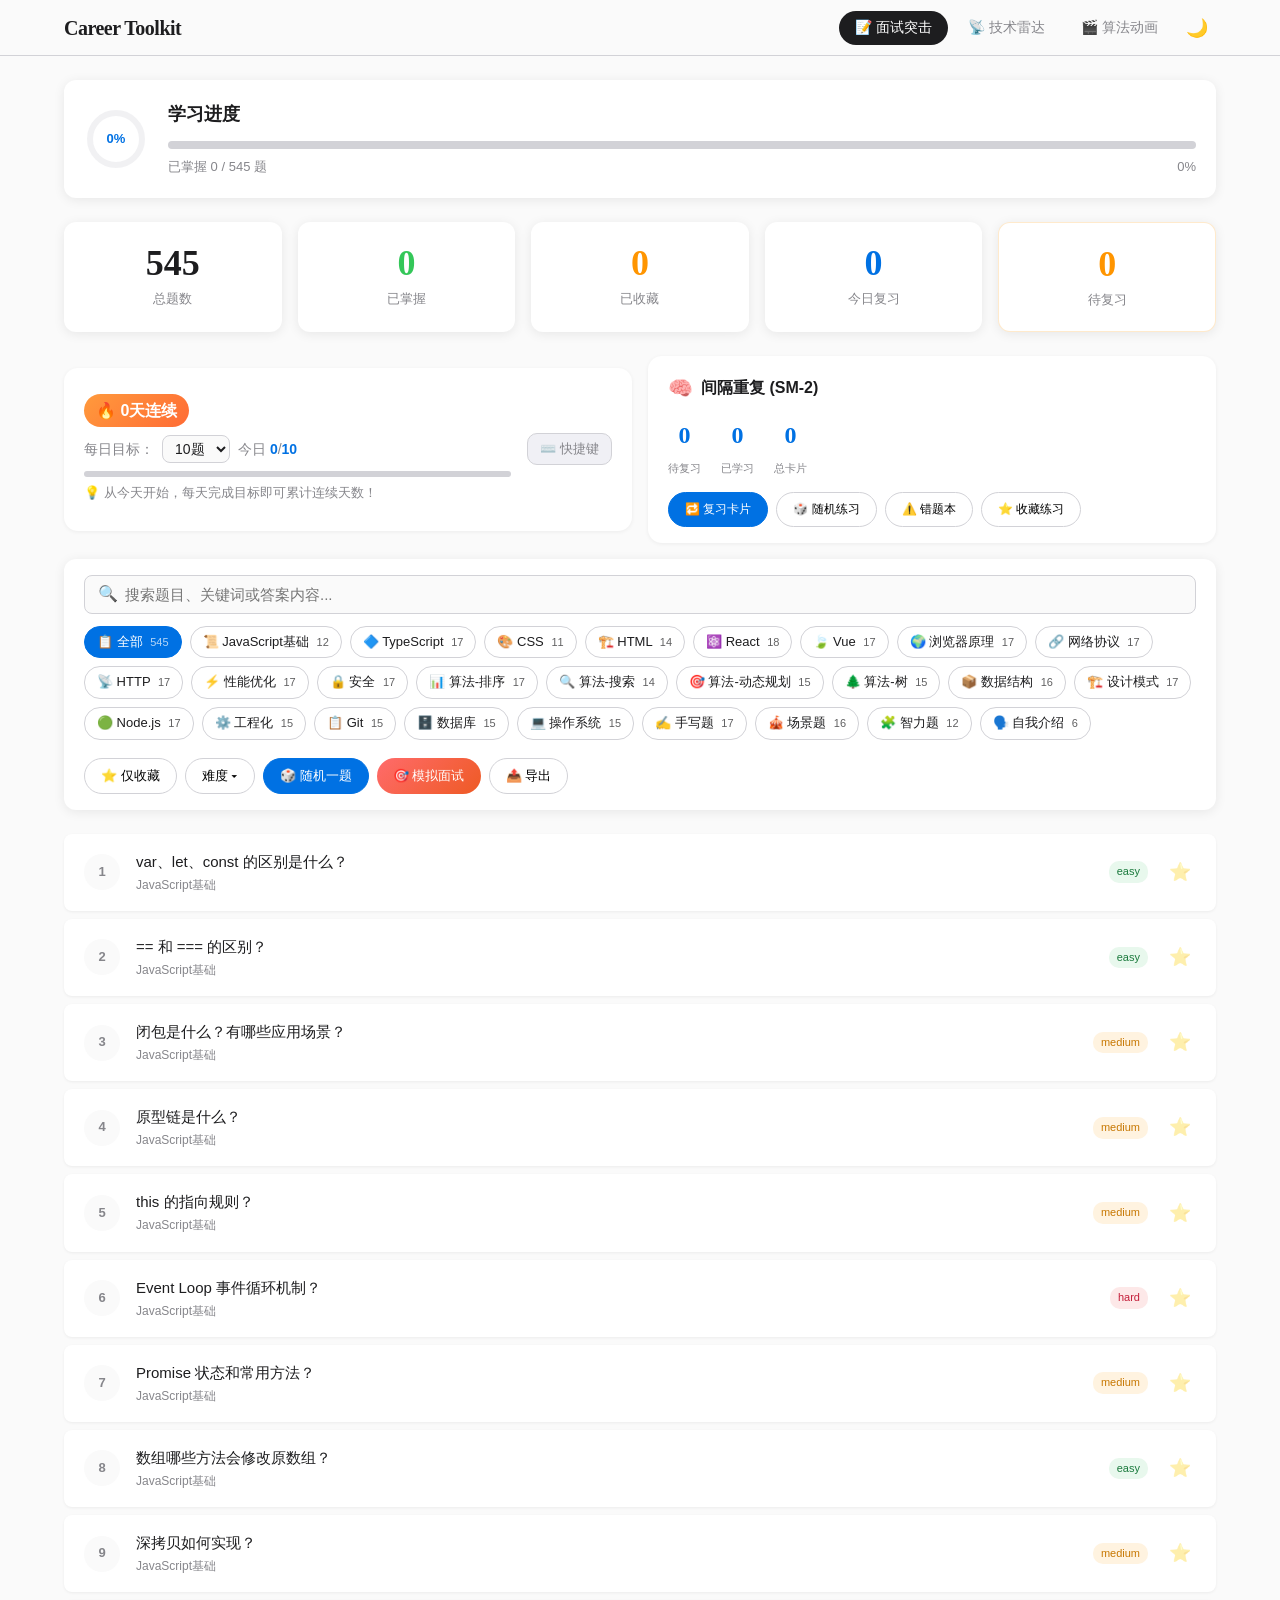
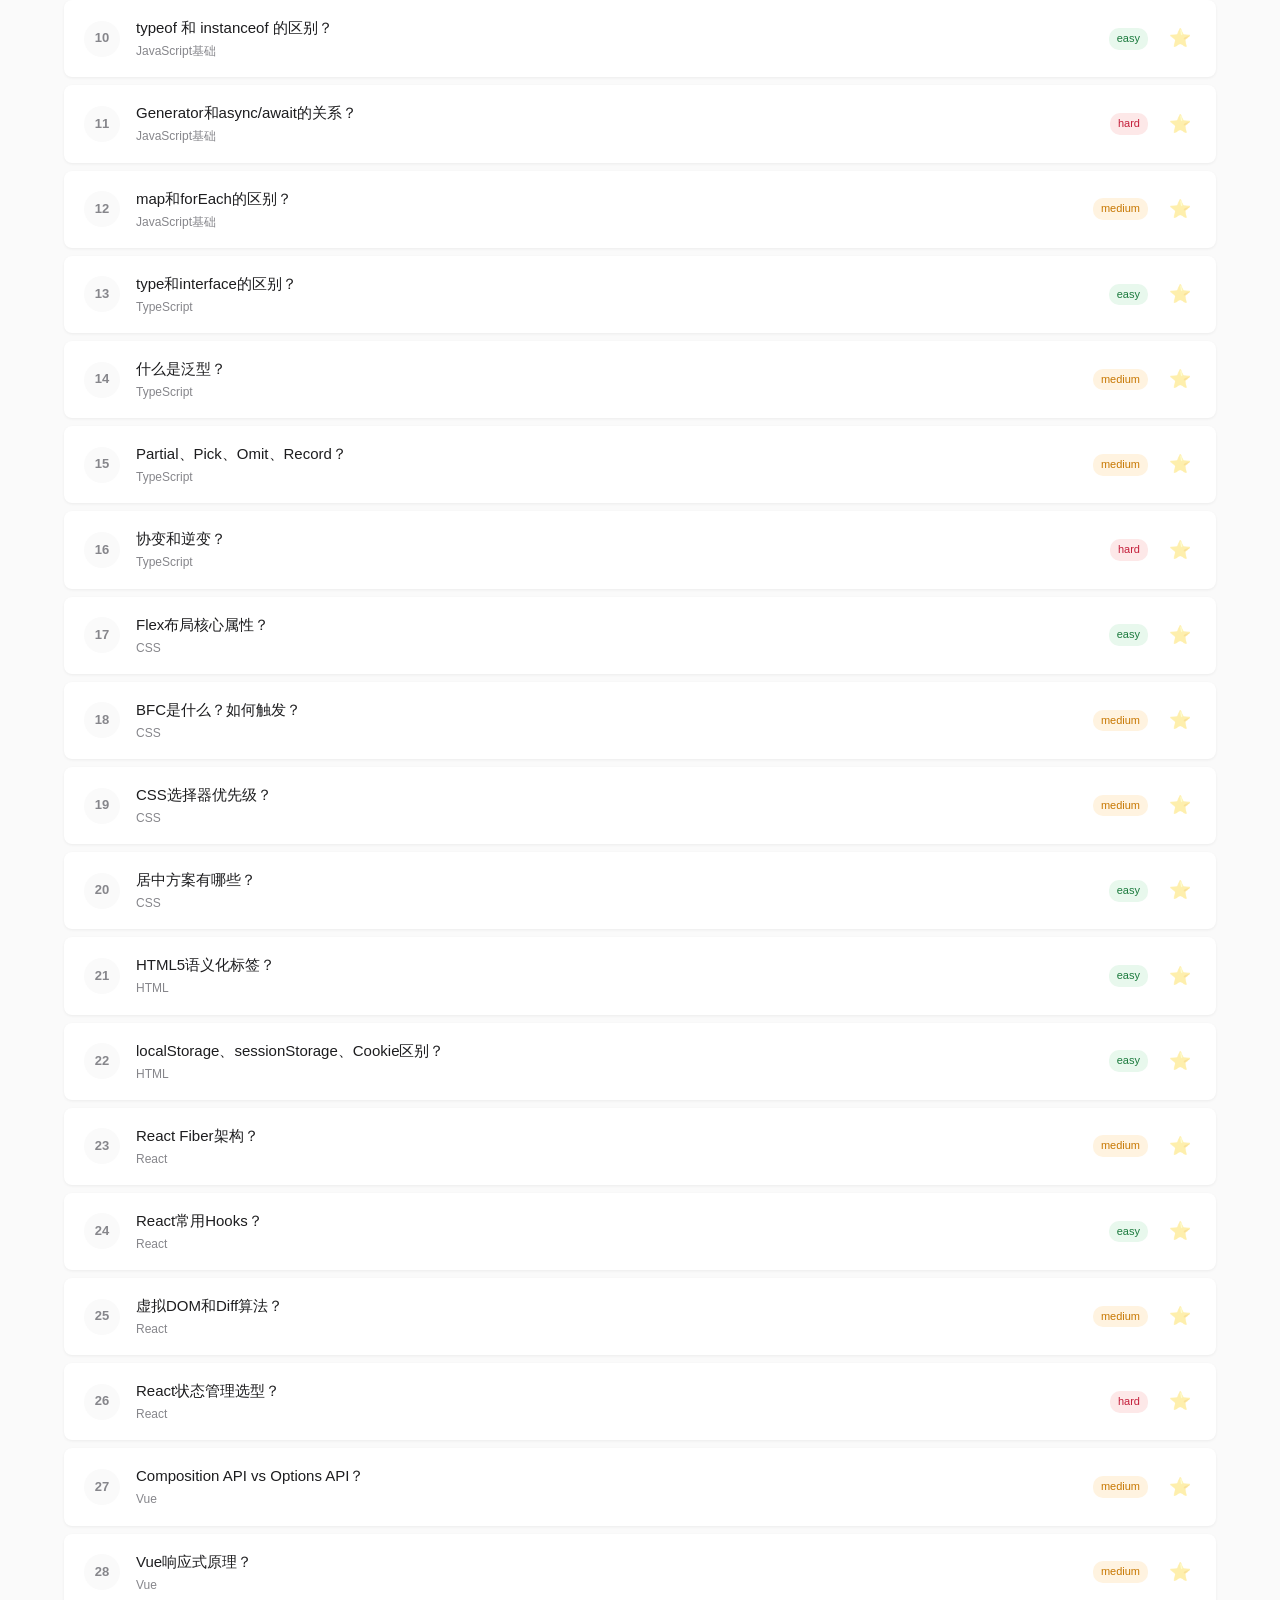
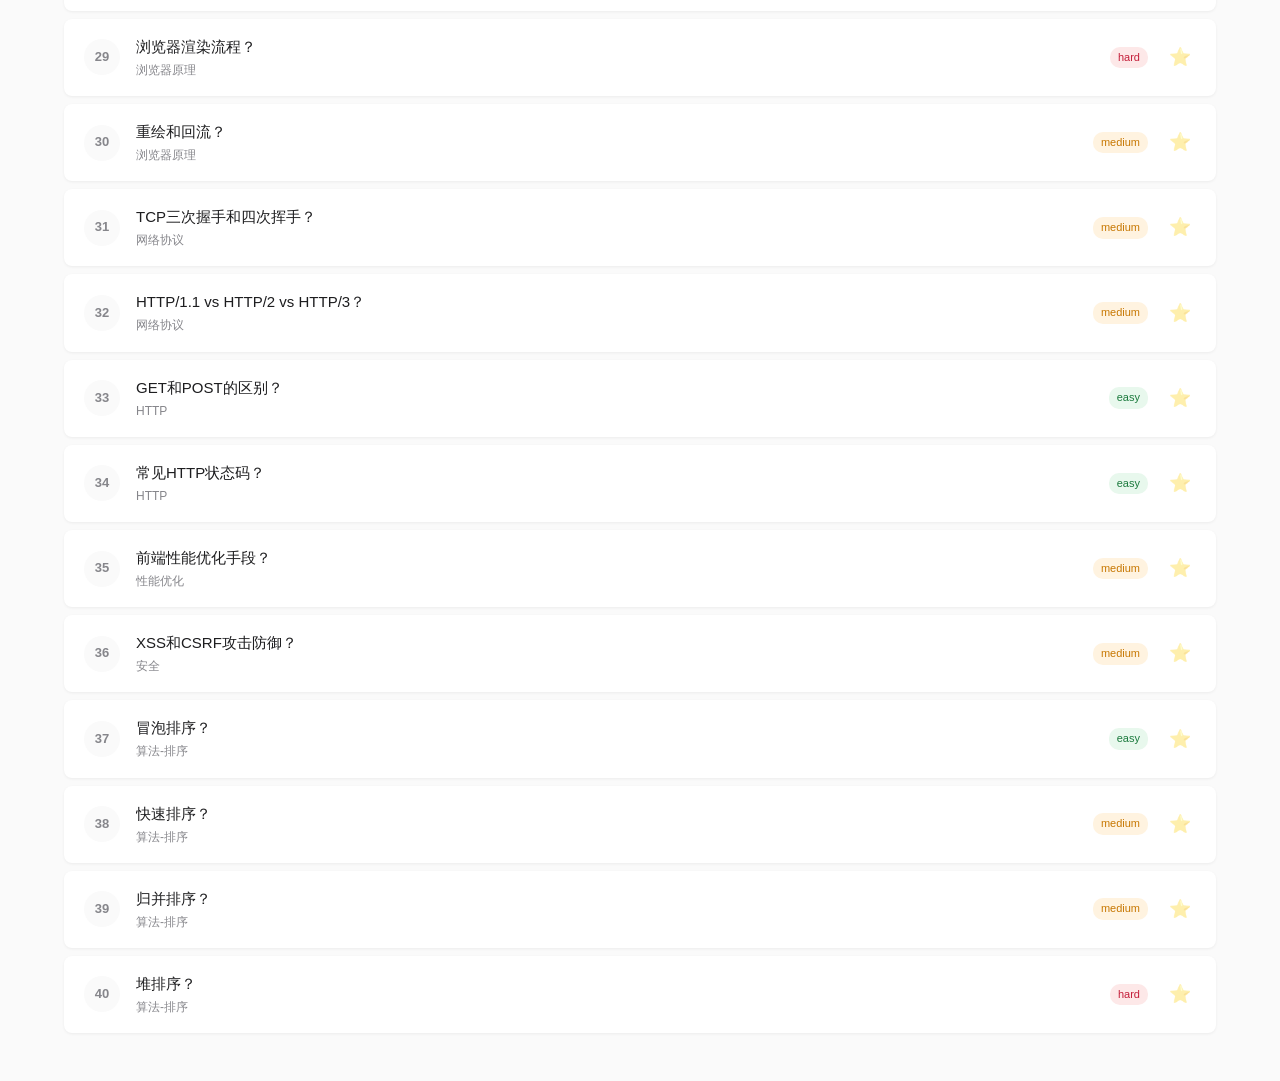
<file: index.html>
<!DOCTYPE html>
<html lang="zh-CN">
<head>
<meta charset="UTF-8">
<meta name="viewport" content="width=device-width, initial-scale=1.0">
<title>Career Toolkit — 面试突击 · 技术雷达 · 算法动画</title>
<link rel="icon" type="image/svg+xml" href="data:image/svg+xml,%3Csvg xmlns='http://www.w3.org/2000/svg' viewBox='0 0 100 100'%3E%3Ctext y='.9em' font-size='90'%3E🎯%3C/text%3E%3C/svg%3E">
<link rel="manifest" href="manifest.json">
<meta name="theme-color" content="#0071e3">
<meta name="description" content="面试突击 · 技术雷达 · 算法动画 — 离线可用的前端面试备考工具">
<meta name="keywords" content="面试,前端,算法,技术雷达,模拟面试,面试题,闪卡,间隔重复,SM-2,Career Toolkit">
<meta name="author" content="SunArthur86">
<meta property="og:type" content="website">
<meta property="og:title" content="Career Toolkit — 面试突击 · 技术雷达 · 算法动画">
<meta property="og:description" content="545题面试备考 · 技术雷达 · 算法动画 · 模拟面试 · 闪卡间隔重复 · 离线可用">
<meta property="og:locale" content="zh_CN">
<meta property="og:url" content="https://sunarthur86.github.io/career-toolkit/">
<meta name="twitter:card" content="summary_large_image">
<meta name="twitter:title" content="Career Toolkit — 面试突击 · 技术雷达 · 算法动画">
<meta name="twitter:description" content="545题面试备考 · 技术雷达 · 算法动画 · 模拟面试 · 闪卡间隔重复">
<link rel="canonical" href="https://sunarthur86.github.io/career-toolkit/">
<script type="application/ld+json">
{"@context":"https://schema.org","@type":"WebApplication","name":"Career Toolkit","description":"面试突击 · 技术雷达 · 算法动画 — 离线可用的前端面试备考工具","url":"https://sunarthur86.github.io/career-toolkit/","author":{"@type":"Person","name":"SunArthur86"},"applicationCategory":"EducationApplication"}
</script>
<link rel="stylesheet" href="css/style.css">
<link rel="stylesheet" href="css/mock-interview.css">
</head>
<body>
<a href="#main-content" class="skip-nav">跳到主要内容</a>
<div id="toast-container"></div>

<!-- 加载动画 -->
<div class="loader-overlay" id="loader-overlay">
  <div class="loader-content">
    <div class="loader-ring"></div>
    <p class="loader-text">加载题库中...</p>
  </div>
</div>

<!-- 磨砂导航栏 -->
<nav class="nav-bar" role="navigation" aria-label="主导航">
  <div class="nav-inner">
    <h1 class="nav-logo">Career Toolkit</h1>
    <div class="nav-tabs" role="tablist">
      <button class="nav-tab active" data-tab="interview" role="tab" aria-selected="true">📝 面试突击</button>
      <button class="nav-tab" data-tab="radar" role="tab" aria-selected="false">📡 技术雷达</button>
      <button class="nav-tab" data-tab="algorithm" role="tab" aria-selected="false">🎬 算法动画</button>
      <button class="theme-toggle" id="theme-toggle" title="切换深色模式">🌙</button>
    </div>
  </div>
</nav>

<main class="main-content" id="main-content">

  <!-- ==================== 面试突击 ==================== -->
  <section id="tab-interview" class="tab-panel active" role="tabpanel" aria-label="面试突击">
    <!-- 进度环 + 学习进度 -->
    <div class="progress-bar-wrap">
      <div class="progress-ring-container">
        <svg class="progress-ring" width="64" height="64">
          <circle class="progress-ring-bg" cx="32" cy="32" r="26" fill="none" stroke-width="6"/>
          <circle class="progress-ring-fill" id="progress-ring" cx="32" cy="32" r="26" fill="none" stroke-width="6" stroke-linecap="round" transform="rotate(-90 32 32)"/>
        </svg>
        <span class="progress-ring-text" id="progress-ring-text">0%</span>
      </div>
      <div class="progress-info">
        <h2 class="section-title" style="font-size:18px;margin:0;">学习进度</h2>
        <div class="progress-bar"><div class="progress-bar-fill" id="progress-fill" style="width:0%"></div></div>
        <div class="progress-text">
          <span id="progress-detail">已掌握 0 / 0 题</span>
          <span id="progress-pct">0%</span>
        </div>
      </div>
    </div>

    <!-- 顶部统计 -->
    <div class="stats-bar">
      <div class="stat-card">
        <span class="stat-num" id="stat-total">0</span>
        <span class="stat-label">总题数</span>
      </div>
      <div class="stat-card">
        <span class="stat-num" id="stat-done">0</span>
        <span class="stat-label">已掌握</span>
      </div>
      <div class="stat-card">
        <span class="stat-num" id="stat-bookmark">0</span>
        <span class="stat-label">已收藏</span>
      </div>
      <div class="stat-card">
        <span class="stat-num" id="stat-today">0</span>
        <span class="stat-label">今日复习</span>
      </div>
      <div class="stat-card stat-card-accent">
        <span class="stat-num" id="stat-due">0</span>
        <span class="stat-label">待复习</span>
      </div>
    </div>

    <!-- 学习计划 + 间隔重复面板 -->
    <div class="plan-sr-row">
      <div class="study-plan-card">
        <div class="study-plan-left">
          <div class="streak-badge" id="streak-badge">🔥 <span id="streak-count">0</span>天连续</div>
          <div class="daily-goal">
            <span>每日目标：</span>
            <select id="daily-goal-select">
              <option value="5">5题</option>
              <option value="10" selected>10题</option>
              <option value="15">15题</option>
              <option value="20">20题</option>
              <option value="30">30题</option>
            </select>
            <span class="daily-progress">今日 <strong id="daily-done">0</strong>/<strong id="daily-target">10</strong></span>
          </div>
          <div class="daily-bar"><div class="daily-bar-fill" id="daily-bar-fill"></div></div>
          <div class="streak-hint" id="streak-hint" style="display:none;font-size:13px;color:var(--text2);margin-top:6px;"></div>
        </div>
        <button class="btn-sm" id="btn-shortcuts" title="快捷键帮助">⌨️ 快捷键</button>
      </div>
      <!-- 间隔重复面板 -->
      <div class="sr-panel-card">
        <div class="sr-panel-header">
          <span class="sr-icon">🧠</span>
          <span class="sr-title">间隔重复 (SM-2)</span>
        </div>
        <div class="sr-stats-row">
          <div class="sr-stat-item"><span class="sr-stat-num" id="sr-due-count">0</span><span class="sr-stat-label">待复习</span></div>
          <div class="sr-stat-item"><span class="sr-stat-num" id="sr-learned-count">0</span><span class="sr-stat-label">已学习</span></div>
          <div class="sr-stat-item"><span class="sr-stat-num" id="sr-total-count">0</span><span class="sr-stat-label">总卡片</span></div>
        </div>
        <div class="sr-actions">
          <button class="btn-sm btn-accent" id="btn-flash-review">🔁 复习卡片</button>
          <button class="btn-sm" id="btn-flash-random">🎲 随机练习</button>
          <button class="btn-sm" id="btn-flash-weak">⚠️ 错题本</button>
          <button class="btn-sm" id="btn-flash-bookmark">⭐ 收藏练习</button>
        </div>
      </div>
    </div>

    <!-- 搜索 + 筛选 -->
    <div class="filter-bar">
      <div class="search-box">
        <span class="search-icon">🔍</span>
        <input type="text" id="search-input" placeholder="搜索题目、关键词或答案内容...">
      </div>
      <div class="filter-chips" id="category-filters"></div>
      <div class="filter-actions">
        <button class="btn-sm" id="btn-bookmark-filter">⭐ 仅收藏</button>
        <button class="btn-sm" id="btn-difficulty">难度 ▾</button>
        <button class="btn-sm btn-accent" id="btn-random">🎲 随机一题</button>
        <button class="btn-sm" id="btn-mock-interview" style="background:linear-gradient(135deg,#ff6b6b,#ee5a24);color:#fff;border:none;">🎯 模拟面试</button>
        <button class="btn-sm" id="btn-export">📤 导出</button>
      </div>
    </div>

    <!-- 题目列表 -->
    <div class="question-list" id="question-list"></div>

    <!-- 题目详情弹窗 -->
    <div class="modal-overlay" id="question-modal">
      <div class="modal-card">
        <button class="modal-close" id="modal-close">✕</button>
        <div class="modal-header">
          <span class="modal-category" id="modal-category"></span>
          <span class="modal-difficulty" id="modal-difficulty"></span>
        </div>
        <h2 class="modal-title" id="modal-title"></h2>
        <div class="modal-body" id="modal-body"></div>
        <!-- SR 信息条 -->
        <div class="modal-sr-info" id="modal-sr-info" style="display:none;"></div>
        <!-- 评分按钮 -->
        <div class="modal-rate-actions">
          <button class="modal-rate-btn" data-quality="0">😵</button>
          <button class="modal-rate-btn" data-quality="1">😕</button>
          <button class="modal-rate-btn" data-quality="2">😅</button>
          <button class="modal-rate-btn" data-quality="3">🤔</button>
          <button class="modal-rate-btn" data-quality="4">✅</button>
          <button class="modal-rate-btn" data-quality="5">🎯</button>
        </div>
        <!-- 个人笔记 -->
        <div class="modal-note-section">
          <label class="modal-note-label" for="modal-note-area">📝 个人笔记 <span class="modal-note-hint">(自动保存，快捷键 N)</span></label>
          <textarea class="modal-note-area" id="modal-note-area" placeholder="写下你的理解、易错点、记忆口诀..." rows="3"></textarea>
        </div>
        <div class="modal-footer">
          <button class="btn-sm" id="btn-master">✅ 已掌握</button>
          <button class="btn-sm" id="btn-fav">⭐ 收藏</button>
          <button class="btn-sm" id="btn-prev">← 上一题</button>
          <button class="btn-sm" id="btn-next">下一题 →</button>
        </div>
      </div>
    </div>
  </section>

  <!-- ==================== 技术雷达 ==================== -->
  <section id="tab-radar" class="tab-panel" role="tabpanel" aria-label="技术雷达">
    <div class="radar-layout">
      <div class="radar-chart-wrap">
        <canvas id="radar-canvas" width="600" height="600"></canvas>
      </div>
      <div class="radar-panel">
        <h2 class="section-title">技术能力评估</h2>
        <p class="section-desc">拖动滑块评估你的掌握程度 (0-100)</p>
        <div class="skill-sliders" id="skill-sliders"></div>
        <div class="radar-actions">
          <button class="btn-sm btn-accent" id="btn-radar-save">💾 保存评估</button>
          <button class="btn-sm" id="btn-radar-reset">🔄 重置</button>
          <button class="btn-sm" id="btn-radar-export">📊 导出报告</button>
        </div>
        <div class="radar-report" id="radar-report" style="display:none">
          <h3>📊 能力分析</h3>
          <div id="radar-report-content"></div>
        </div>
      </div>
    </div>
  </section>

  <!-- ==================== 算法动画 ==================== -->
  <section id="tab-algorithm" class="tab-panel" role="tabpanel" aria-label="算法动画">
    <div class="algo-layout">
      <div class="algo-sidebar">
        <h2 class="section-title">算法选择</h2>
        <div class="algo-list" id="algo-list">
          <div class="algo-group-label">排序算法</div>
          <button class="algo-btn active" data-algo="bubble">🫧 冒泡排序</button>
          <button class="algo-btn" data-algo="selection">👆 选择排序</button>
          <button class="algo-btn" data-algo="insert">📥 插入排序</button>
          <button class="algo-btn" data-algo="shell">🔩 希尔排序</button>
          <button class="algo-btn" data-algo="quick">⚡ 快速排序</button>
          <button class="algo-btn" data-algo="merge">🔗 归并排序</button>
          <button class="algo-btn" data-algo="heap">🏔️ 堆排序</button>
          <button class="algo-btn" data-algo="counting">🔢 计数排序</button>
          <div class="algo-group-label">查找算法</div>
          <button class="algo-btn" data-algo="binarysearch">🔍 二分查找</button>
          <div class="algo-group-label">图算法</div>
          <button class="algo-btn" data-algo="bfs">🌊 BFS 广搜</button>
          <button class="algo-btn" data-algo="dfs">🏔️ DFS 深搜</button>
        </div>
      </div>
      <div class="algo-main">
        <div class="algo-controls">
          <button class="btn-sm btn-accent" id="btn-algo-play">▶ 开始</button>
          <button class="btn-sm" id="btn-algo-pause">⏸ 暂停</button>
          <button class="btn-sm" id="btn-algo-reset">🔄 重置</button>
          <label class="speed-label">速度 <input type="range" id="algo-speed" min="1" max="10" value="5"><span id="algo-speed-val">5</span></label>
          <label class="size-label">数量 <input type="range" id="algo-size" min="10" max="60" value="30"></label>
        </div>
        <div class="algo-canvas-wrap">
          <canvas id="algo-canvas" width="900" height="500"></canvas>
        </div>
        <div class="algo-info">
          <div class="algo-complexity" id="algo-complexity">
            <span>时间复杂度: <strong id="algo-time">—</strong></span>
            <span>空间复杂度: <strong id="algo-space">—</strong></span>
            <span>比较次数: <strong id="algo-compares">0</strong></span>
            <span>交换次数: <strong id="algo-swaps">0</strong></span>
            <span id="algo-status" class="algo-status"></span>
          </div>
          <div class="algo-description" id="algo-description">
            选择左侧算法，点击"开始"观看动画演示
          </div>
        </div>
      </div>
    </div>
  </section>

</main>

<!-- 闪卡全屏遮罩 -->
<div class="flashcard-overlay" id="flashcard-overlay">
  <div class="flashcard-header">
    <div class="flash-progress-bar"><div class="flash-progress-fill" id="flash-progress"></div></div>
    <div class="flash-header-info">
      <span id="flash-counter">1 / 10</span>
      <button class="btn-sm" id="flash-exit">✕ 退出</button>
    </div>
  </div>
  <div class="flashcard-scene">
    <div class="flashcard" id="flash-card">
      <div class="flashcard-front">
        <span class="flash-cat">分类</span>
        <span class="flash-diff medium">medium</span>
        <p class="flash-question">问题内容</p>
        <p class="flash-hint">按空格键或点击翻转查看答案</p>
      </div>
      <div class="flashcard-back">
        <!-- 答案内容 -->
      </div>
    </div>
  </div>
  <div class="flashcard-actions">
    <button class="btn-sm" id="flash-prev">← 上一题</button>
    <button class="btn-sm btn-accent flash-btn-flip" id="flash-flip">🃏 翻转卡片</button>
    <button class="btn-sm" id="flash-next-skip">跳过 →</button>
  </div>
  <div class="flash-actions-rate">
    <button class="flash-rate-btn" data-quality="0"><span class="rate-emoji">😵</span><span class="rate-label">完全不会</span></button>
    <button class="flash-rate-btn" data-quality="1"><span class="rate-emoji">😕</span><span class="rate-label">看到才想起</span></button>
    <button class="flash-rate-btn" data-quality="2"><span class="rate-emoji">😅</span><span class="rate-label">困难</span></button>
    <button class="flash-rate-btn" data-quality="3"><span class="rate-emoji">🤔</span><span class="rate-label">正确但慢</span></button>
    <button class="flash-rate-btn" data-quality="4"><span class="rate-emoji">✅</span><span class="rate-label">正确</span></button>
    <button class="flash-rate-btn" data-quality="5"><span class="rate-emoji">🎯</span><span class="rate-label">完美</span></button>
  </div>
</div>

<!-- 模拟面试全屏遮罩 -->
<div class="mock-overlay" id="mock-overlay"></div>

<button class="back-to-top" id="back-to-top">↑</button>

<nav class="mobile-tab-bar" id="mobile-tab-bar">
  <button class="mobile-tab active" data-tab="interview">📝<span>面试</span></button>
  <button class="mobile-tab" data-tab="radar">📡<span>雷达</span></button>
  <button class="mobile-tab" data-tab="algorithm">🎬<span>算法</span></button>
</nav>

<!-- 导出弹窗 -->
<div class="export-overlay" id="export-overlay">
  <div class="export-card">
    <button class="modal-close" id="export-close">✕</button>
    <h2>📤 导出学习数据</h2>
    <pre id="export-content"></pre>
    <div style="margin-top:16px;display:flex;gap:8px;">
        <button class="btn-sm btn-accent" id="btn-export-copy">📋 复制到剪贴板</button>
        <button class="btn-sm" id="btn-export-download">💾 下载JSON</button>
        <button class="btn-sm" id="btn-import-data">📥 导入数据</button>
        <input type="file" id="import-file-input" accept=".json" style="display:none">
    </div>
  </div>
</div>

<!-- 快捷键帮助弹窗 -->
<div class="export-overlay" id="shortcuts-overlay">
  <div class="export-card" style="max-width:480px;">
    <button class="modal-close" id="shortcuts-close">✕</button>
    <h2>⌨️ 快捷键</h2>
    <div class="shortcut-list">
      <div class="shortcut-row"><kbd>←</kbd><kbd>→</kbd><span>上/下一题（弹窗内）</span></div>
      <div class="shortcut-row"><kbd>J</kbd><kbd>K</kbd><span>列表中向下/向上导航</span></div>
      <div class="shortcut-row"><kbd>Enter</kbd><span>打开选中题目</span></div>
      <div class="shortcut-row"><kbd>Esc</kbd><span>关闭弹窗</span></div>
      <div class="shortcut-row"><kbd>R</kbd><span>随机一题</span></div>
      <div class="shortcut-row"><kbd>F</kbd><span>收藏/取消</span></div>
      <div class="shortcut-row"><kbd>M</kbd><span>标记掌握/取消</span></div>
      <div class="shortcut-row"><kbd>N</kbd><span>聚焦笔记编辑器</span></div>
      <div class="shortcut-row"><kbd>/</kbd><span>聚焦搜索</span></div>
      <div class="shortcut-row"><kbd>1</kbd><kbd>2</kbd><kbd>3</kbd><span>切换Tab</span></div>
      <div class="shortcut-row"><kbd>D</kbd><span>深色模式</span></div>
      <div class="shortcut-row"><kbd>空格</kbd><span>闪卡翻转</span></div>
      <div class="shortcut-row"><kbd>0</kbd>-<kbd>5</kbd><span>闪卡评分</span></div>
      <div class="shortcut-row"><kbd>?</kbd><span>快捷键帮助</span></div>
    </div>
  </div>
</div>

<script src="js/safe-ls.js"></script>
<script src="js/config.js"></script>
<script src="js/data.js"></script>
<script src="js/spaced-repetition.js"></script>
<script src="js/mock-interview.js"></script>
<script src="js/interview.js"></script>
<script src="js/radar.js"></script>
<script src="js/algorithm.js"></script>
<script src="js/app.js"></script>
<script>
if ('serviceWorker' in navigator) {
  navigator.serviceWorker.register('./sw.js').catch(function(){});
}
</script>
</body>
</html>
</file>
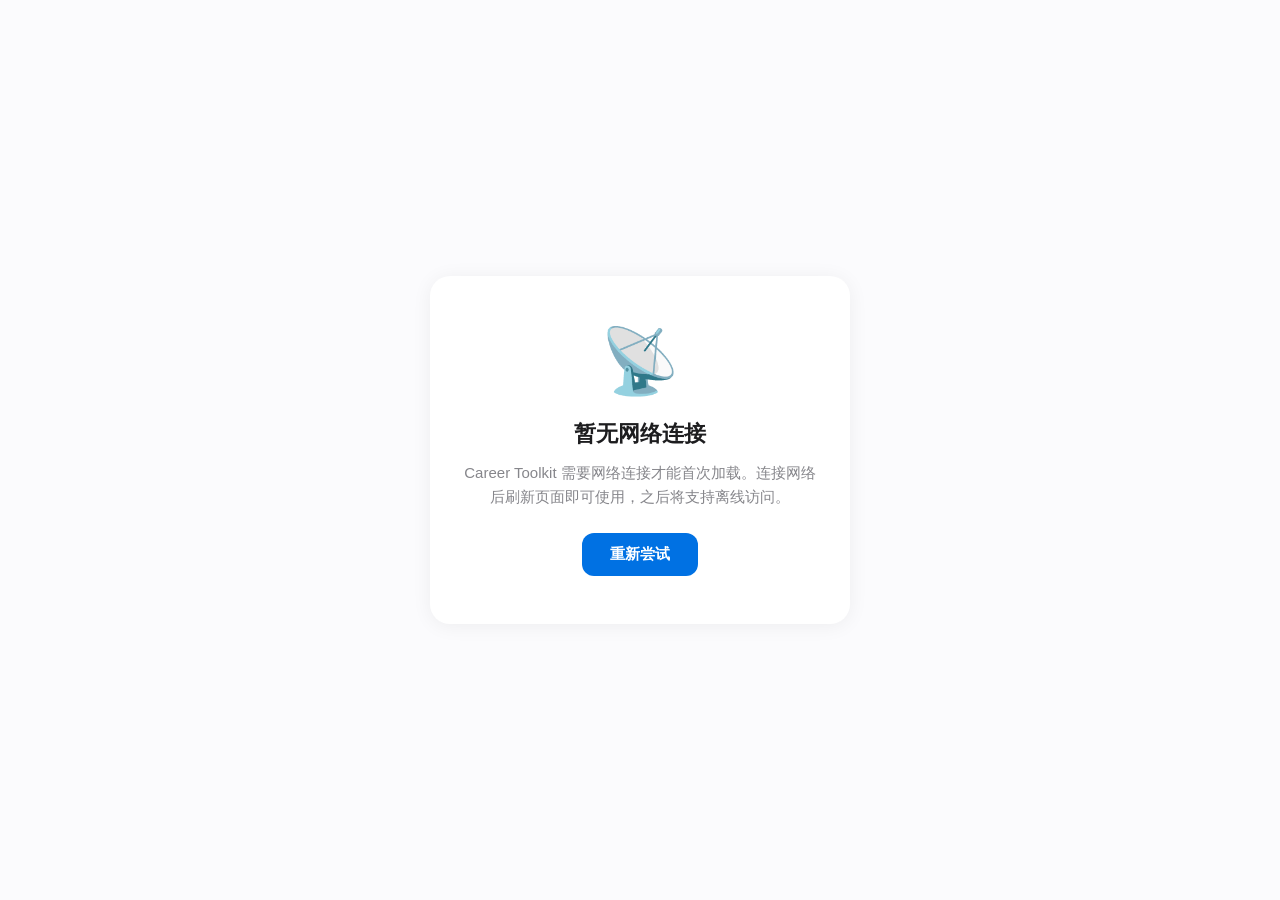
<file: offline.html>
<!DOCTYPE html>
<html lang="zh-CN">
<head>
  <meta charset="UTF-8">
  <meta name="viewport" content="width=device-width, initial-scale=1.0">
  <title>Career Toolkit — 离线</title>
  <style>
    * { margin: 0; padding: 0; box-sizing: border-box; }
    body {
      font-family: -apple-system, 'Helvetica Neue', sans-serif;
      display: flex; align-items: center; justify-content: center;
      min-height: 100vh; background: #fbfbfd; color: #1d1d1f;
      text-align: center; padding: 24px;
    }
    .offline-card {
      max-width: 420px; padding: 48px 32px;
      background: #fff; border-radius: 20px;
      box-shadow: 0 2px 20px rgba(0,0,0,0.06);
    }
    .offline-icon { font-size: 64px; margin-bottom: 20px; }
    h1 { font-size: 22px; font-weight: 700; margin-bottom: 12px; }
    p { font-size: 15px; color: #86868b; line-height: 1.6; margin-bottom: 24px; }
    .btn {
      display: inline-block; padding: 12px 28px;
      background: #0071e3; color: #fff; border: none;
      border-radius: 12px; font-size: 15px; font-weight: 600;
      cursor: pointer; text-decoration: none;
      transition: background 0.2s;
    }
    .btn:hover { background: #0077ed; }
    .btn:active { transform: scale(0.96); }
    @media (prefers-color-scheme: dark) {
      body { background: #000; color: #f5f5f7; }
      .offline-card { background: #1c1c1e; box-shadow: 0 2px 20px rgba(0,0,0,0.3); }
      p { color: #a1a1a6; }
    }
  </style>
</head>
<body>
  <div class="offline-card">
    <div class="offline-icon">📡</div>
    <h1>暂无网络连接</h1>
    <p>Career Toolkit 需要网络连接才能首次加载。连接网络后刷新页面即可使用，之后将支持离线访问。</p>
    <button class="btn" onclick="location.reload()">重新尝试</button>
  </div>
</body>
</html>
</file>
<file: css/style.css>
/* ===== Career Toolkit — Apple Style ===== */

:root {
  --bg: #fafafa;
  --white: #ffffff;
  --text: #1d1d1f;
  --text-secondary: #86868b;
  --accent: #0071e3;
  --accent-hover: #0077ed;
  --green: #34c759;
  --orange: #ff9500;
  --red: #ff3b30;
  --purple: #af52de;
  --border: #d2d2d7;
  --shadow: 0 2px 12px rgba(0,0,0,0.08);
  --shadow-lg: 0 8px 32px rgba(0,0,0,0.12);
  --radius: 12px;
  --radius-sm: 8px;
  --nav-height: 56px;
  --card: #ffffff;
  --card-hover: #f5f5f7;
  --text2: #86868b;
  --bg2: #f0f0f5;
  --canvas-bg: #1d1d1f;
  --font-sans: -apple-system, BlinkMacSystemFont, 'SF Pro Display', 'Helvetica Neue', sans-serif;
  --font-serif: 'SF Pro Display', Georgia, 'Noto Serif SC', serif;
  --transition: 0.25s cubic-bezier(0.4, 0, 0.2, 1);
}

* { margin: 0; padding: 0; box-sizing: border-box; }

body {
  font-family: var(--font-sans);
  background: var(--bg);
  color: var(--text);
  line-height: 1.6;
  -webkit-font-smoothing: antialiased;
  overflow-x: hidden;
  scroll-behavior: smooth;
  -webkit-tap-highlight-color: transparent;
}

/* ===== Skip Navigation（无障碍） ===== */
.skip-nav {
  position: absolute; top: -100px; left: 0;
  background: var(--accent); color: #fff;
  padding: 8px 16px; z-index: 9999;
  font-size: 14px; text-decoration: none;
  border-radius: 0 0 8px 0;
  transition: top 0.2s;
}
.skip-nav:focus { top: 0; }

/* ===== 自定义滚动条 ===== */
::-webkit-scrollbar { width: 6px; height: 6px; }
::-webkit-scrollbar-track { background: transparent; }
::-webkit-scrollbar-thumb { background: #c1c1c6; border-radius: 3px; }
::-webkit-scrollbar-thumb:hover { background: #a1a1a6; }
[data-theme="dark"] ::-webkit-scrollbar-thumb { background: #48484a; }
[data-theme="dark"] ::-webkit-scrollbar-thumb:hover { background: #636366; }

/* ===== 文字选中颜色 ===== */
::selection { background: rgba(0,113,227,0.25); color: inherit; }
[data-theme="dark"] ::selection { background: rgba(10,132,255,0.35); }

/* ===== 导航栏 ===== */
.nav-bar {
  position: fixed; top: 0; left: 0; right: 0;
  height: var(--nav-height);
  background: rgba(250,250,250,0.72);
  backdrop-filter: saturate(180%) blur(20px);
  -webkit-backdrop-filter: saturate(180%) blur(20px);
  border-bottom: 0.5px solid var(--border);
  z-index: 1000;
}
.nav-inner {
  max-width: 1200px;
  margin: 0 auto;
  height: 100%;
  display: flex;
  align-items: center;
  justify-content: space-between;
  padding: 0 24px;
}
.nav-logo {
  font-family: var(--font-serif);
  font-size: 20px;
  font-weight: 700;
  letter-spacing: -0.5px;
  color: var(--text);
}
.nav-tabs { display: flex; gap: 4px; }
.nav-tab {
  background: none;
  border: none;
  padding: 8px 16px;
  border-radius: 20px;
  font-size: 14px;
  font-weight: 500;
  color: var(--text-secondary);
  cursor: pointer;
  transition: var(--transition);
}
.nav-tab:hover { color: var(--text); background: rgba(0,0,0,0.04); }
.nav-tab.active { color: var(--white); background: var(--text); }

/* ===== 主内容 ===== */
.main-content {
  max-width: 1200px;
  margin: 0 auto;
  padding: calc(var(--nav-height) + 24px) 24px 48px;
}
.tab-panel { display: none; animation: fadeIn 0.3s ease; }
.tab-panel.active { display: block; }
@keyframes fadeIn { from { opacity: 0; transform: translateY(8px); } to { opacity: 1; transform: translateY(0); } }

/* ===== 统计条 ===== */
.stats-bar {
  display: grid;
  grid-template-columns: repeat(4, 1fr);
  gap: 16px;
  margin-bottom: 24px;
}
.stat-card {
  background: var(--white);
  border-radius: var(--radius);
  padding: 20px;
  text-align: center;
  box-shadow: var(--shadow);
  transition: var(--transition);
}
.stat-card:hover { transform: translateY(-2px); box-shadow: var(--shadow-lg); }
.stat-num {
  display: block;
  font-family: var(--font-serif);
  font-size: 36px;
  font-weight: 700;
  color: var(--text);
  line-height: 1.2;
}
.stat-card:nth-child(2) .stat-num { color: var(--green); }
.stat-card:nth-child(3) .stat-num { color: var(--orange); }
.stat-card:nth-child(4) .stat-num { color: var(--accent); }
.stat-label { font-size: 13px; color: var(--text-secondary); margin-top: 4px; display: block; }

/* ===== 筛选栏 ===== */
.filter-bar {
  background: var(--white);
  border-radius: var(--radius);
  padding: 16px 20px;
  box-shadow: var(--shadow);
  margin-bottom: 24px;
}
.search-box {
  position: relative;
  margin-bottom: 12px;
}
.search-icon {
  position: absolute;
  left: 14px;
  top: 50%;
  transform: translateY(-50%);
  font-size: 16px;
}
.search-box input {
  width: 100%;
  padding: 10px 16px 10px 40px;
  border: 1px solid var(--border);
  border-radius: var(--radius-sm);
  font-size: 15px;
  outline: none;
  transition: var(--transition);
  background: var(--bg);
}
.search-box input:focus {
  border-color: var(--accent);
  box-shadow: 0 0 0 3px rgba(0,113,227,0.12);
}
.filter-chips {
  display: flex;
  flex-wrap: wrap;
  gap: 8px;
  margin-bottom: 12px;
  max-height: 120px;
  overflow-y: auto;
}
.chip {
  padding: 5px 12px;
  border-radius: 16px;
  border: 1px solid var(--border);
  background: var(--white);
  font-size: 13px;
  cursor: pointer;
  transition: var(--transition);
  white-space: nowrap;
}
.chip:hover { border-color: var(--accent); color: var(--accent); }
.chip.active { background: var(--accent); color: var(--white); border-color: var(--accent); }
.chip .chip-count { font-size: 11px; opacity: 0.7; margin-left: 4px; }
.filter-actions { display: flex; gap: 8px; flex-wrap: wrap; }

/* ===== 按钮 ===== */
.btn-sm {
  padding: 8px 16px;
  border-radius: 20px;
  border: 1px solid var(--border);
  background: var(--white);
  font-size: 13px;
  font-weight: 500;
  cursor: pointer;
  transition: var(--transition);
}
.btn-sm:hover { background: var(--bg); }
.btn-sm.active { background: var(--text); color: var(--white); border-color: var(--text); }
.btn-accent { background: var(--accent); color: var(--white); border-color: var(--accent); }
.btn-accent:hover { background: var(--accent-hover); border-color: var(--accent-hover); }

/* ===== 题目列表 ===== */
.question-list { display: flex; flex-direction: column; gap: 8px; }
.q-card {
  background: var(--white);
  border-radius: var(--radius-sm);
  padding: 16px 20px;
  box-shadow: 0 1px 3px rgba(0,0,0,0.06);
  cursor: pointer;
  transition: var(--transition);
  display: flex;
  align-items: center;
  gap: 16px;
}
.q-card:hover { box-shadow: var(--shadow); transform: translateX(4px); }
.q-num {
  min-width: 36px;
  height: 36px;
  border-radius: 50%;
  background: var(--bg);
  display: flex;
  align-items: center;
  justify-content: center;
  font-size: 13px;
  font-weight: 600;
  color: var(--text-secondary);
  flex-shrink: 0;
}
.q-card.mastered .q-num { background: var(--green); color: white; }
.q-content { flex: 1; min-width: 0; }
.q-title { font-size: 15px; font-weight: 500; white-space: nowrap; overflow: hidden; text-overflow: ellipsis; }
.q-meta { font-size: 12px; color: var(--text-secondary); margin-top: 2px; }
.q-tags { display: flex; gap: 6px; flex-shrink: 0; }
.q-tag {
  padding: 2px 8px;
  border-radius: 10px;
  font-size: 11px;
  font-weight: 500;
}
.q-tag.easy { background: #e8f8ed; color: #1b7a3d; }
.q-tag.medium { background: #fff3e0; color: #c77700; }
.q-tag.hard { background: #fde8e8; color: #c41e3a; }
.q-fav { font-size: 18px; flex-shrink: 0; }

/* ===== 弹窗 ===== */
.modal-overlay {
  position: fixed; inset: 0;
  background: rgba(0,0,0,0.4);
  backdrop-filter: blur(4px);
  z-index: 2000;
  display: none;
  align-items: center;
  justify-content: center;
  padding: 24px;
}
.modal-overlay.show { display: flex; }
.modal-card {
  background: var(--white);
  border-radius: 16px;
  width: 100%;
  max-width: 700px;
  max-height: 85vh;
  overflow-y: auto;
  padding: 32px;
  box-shadow: var(--shadow-lg);
  animation: modalIn 0.25s ease;
}
@keyframes modalIn { from { opacity: 0; transform: scale(0.95); } }
.modal-close {
  float: right;
  background: none; border: none;
  font-size: 20px; cursor: pointer;
  color: var(--text-secondary);
  padding: 4px;
}
.modal-header { display: flex; gap: 8px; margin-bottom: 16px; }
.modal-category {
  padding: 4px 10px;
  border-radius: 12px;
  background: var(--bg);
  font-size: 12px;
  font-weight: 500;
}
.modal-difficulty {
  padding: 4px 10px;
  border-radius: 12px;
  font-size: 12px;
  font-weight: 600;
}
.modal-difficulty.easy { background: #e8f8ed; color: #1b7a3d; }
.modal-difficulty.medium { background: #fff3e0; color: #c77700; }
.modal-difficulty.hard { background: #fde8e8; color: #c41e3a; }
.modal-title {
  font-family: var(--font-serif);
  font-size: 22px;
  font-weight: 700;
  margin-bottom: 20px;
  line-height: 1.4;
}
.modal-body { font-size: 15px; line-height: 1.8; color: var(--text); }
.modal-body h3 { font-size: 17px; font-weight: 600; margin: 20px 0 8px; color: var(--text); }
.modal-body pre {
  background: var(--canvas-bg);
  color: #f5f5f7;
  padding: 16px;
  border-radius: var(--radius-sm);
  overflow-x: auto;
  font-size: 13px;
  line-height: 1.6;
  margin: 12px 0;
}
.modal-body code { font-family: 'SF Mono', Menlo, monospace; }
.code-copy-btn {
  position: absolute; top: 8px; right: 8px;
  padding: 4px 10px; border: none; border-radius: 6px;
  background: rgba(255,255,255,0.15); color: #fff;
  font-size: 12px; cursor: pointer;
  transition: background 0.2s;
}
.code-copy-btn:hover { background: rgba(255,255,255,0.3); }
.modal-body ul, .modal-body ol { padding-left: 20px; margin: 8px 0; }
.modal-footer {
  display: flex; gap: 8px;
  margin-top: 24px;
  padding-top: 16px;
  border-top: 1px solid var(--border);
  flex-wrap: wrap;
}

/* ===== 雷达图 ===== */
.radar-layout {
  display: grid;
  grid-template-columns: 1fr 1fr;
  gap: 24px;
  align-items: start;
}
.radar-chart-wrap {
  background: var(--white);
  border-radius: var(--radius);
  padding: 24px;
  box-shadow: var(--shadow);
  display: flex;
  align-items: center;
  justify-content: center;
}
#radar-canvas { max-width: 100%; height: auto; }
.radar-panel {
  background: var(--white);
  border-radius: var(--radius);
  padding: 24px;
  box-shadow: var(--shadow);
}
.section-title {
  font-family: var(--font-serif);
  font-size: 22px;
  font-weight: 700;
  margin-bottom: 4px;
}
.section-desc { font-size: 13px; color: var(--text-secondary); margin-bottom: 20px; }
.skill-sliders { display: flex; flex-direction: column; gap: 12px; max-height: 420px; overflow-y: auto; }
.skill-row {
  display: flex;
  align-items: center;
  gap: 12px;
}
.skill-label {
  min-width: 100px;
  font-size: 13px;
  font-weight: 500;
  text-align: right;
}
.skill-row input[type="range"] {
  flex: 1;
  -webkit-appearance: none;
  height: 4px;
  border-radius: 2px;
  background: var(--border);
  outline: none;
}
.skill-row input[type="range"]::-webkit-slider-thumb {
  -webkit-appearance: none;
  width: 18px;
  height: 18px;
  border-radius: 50%;
  background: var(--accent);
  cursor: pointer;
  box-shadow: 0 2px 6px rgba(0,113,227,0.3);
}
.skill-val {
  min-width: 32px;
  font-size: 14px;
  font-weight: 600;
  text-align: center;
}
.radar-actions { display: flex; gap: 8px; margin-top: 20px; flex-wrap: wrap; }
.radar-report {
  margin-top: 20px;
  padding: 16px;
  background: var(--bg);
  border-radius: var(--radius-sm);
  font-size: 14px;
  line-height: 1.7;
}
.radar-report h3 { font-size: 16px; margin-bottom: 8px; }
.radar-report .tag {
  display: inline-block;
  padding: 2px 8px;
  border-radius: 10px;
  font-size: 12px;
  margin: 2px;
}
.tag.strong { background: #e8f8ed; color: #1b7a3d; }
.tag.medium { background: #fff3e0; color: #c77700; }
.tag.weak { background: #fde8e8; color: #c41e3a; }

/* ===== 算法动画 ===== */
.algo-layout {
  display: grid;
  grid-template-columns: 220px 1fr;
  gap: 24px;
  align-items: start;
}
.algo-sidebar {
  background: var(--white);
  border-radius: var(--radius);
  padding: 20px 16px;
  box-shadow: var(--shadow);
  position: sticky;
  top: calc(var(--nav-height) + 24px);
}
.algo-list { display: flex; flex-direction: column; gap: 4px; margin-top: 12px; }
.algo-group-label {
  font-size: 11px; font-weight: 600; color: var(--text-secondary);
  text-transform: uppercase; letter-spacing: 0.5px;
  padding: 8px 14px 2px; margin-top: 4px;
}
.algo-group-label:first-child { margin-top: 0; }
.algo-btn {
  text-align: left;
  padding: 10px 14px;
  border: none;
  border-radius: var(--radius-sm);
  background: none;
  font-size: 14px;
  cursor: pointer;
  transition: var(--transition);
  color: var(--text);
}
.algo-btn:hover { background: var(--bg); }
.algo-btn.active { background: var(--text); color: var(--white); }
.algo-main {
  background: var(--white);
  border-radius: var(--radius);
  padding: 24px;
  box-shadow: var(--shadow);
}
.algo-controls {
  display: flex;
  align-items: center;
  gap: 12px;
  margin-bottom: 20px;
  flex-wrap: wrap;
}
.speed-label, .size-label {
  font-size: 13px;
  color: var(--text-secondary);
  display: flex;
  align-items: center;
  gap: 8px;
}
.algo-controls input[type="range"] {
  width: 80px;
  -webkit-appearance: none;
  height: 4px;
  border-radius: 2px;
  background: var(--border);
  outline: none;
}
.algo-controls input[type="range"]::-webkit-slider-thumb {
  -webkit-appearance: none;
  width: 14px; height: 14px;
  border-radius: 50%;
  background: var(--accent);
  cursor: pointer;
}
.algo-canvas-wrap {
  border-radius: var(--radius-sm);
  overflow: hidden;
  background: var(--canvas-bg);
  margin-bottom: 16px;
}
#algo-canvas { display: block; width: 100%; height: auto; }
.algo-info {
  margin-top: 12px;
}
.algo-complexity {
  display: flex;
  gap: 16px;
  flex-wrap: wrap;
  font-size: 13px;
  color: var(--text-secondary);
  margin-bottom: 12px;
}
.algo-complexity strong { color: var(--text); }
.algo-status {
  margin-left: auto;
  padding: 2px 10px;
  border-radius: 10px;
  font-size: 12px;
  font-weight: 600;
  transition: var(--transition);
}
.algo-status.running { background: #fff3e0; color: #c77700; }
.algo-status.paused { background: #e8f0fe; color: #0071e3; }
.algo-status.done { background: #e8f8ed; color: #1b7a3d; }
[data-theme="dark"] .algo-status.running { background: #3a2a1a; color: #ff9500; }
[data-theme="dark"] .algo-status.paused { background: #1a2a3a; color: #0a84ff; }
[data-theme="dark"] .algo-status.done { background: #1a3a2a; color: #34c759; }
.algo-description {
  font-size: 14px;
  line-height: 1.7;
  color: var(--text-secondary);
  padding: 12px;
  background: var(--bg);
  border-radius: var(--radius-sm);
}

/* ===== 深色模式 ===== */
[data-theme="dark"] {
  --bg: #0a0a0a;
  --white: #1c1c1e;
  --text: #f5f5f7;
  --text-secondary: #98989d;
  --accent: #0a84ff;
  --accent-hover: #409cff;
  --border: #38383a;
  --shadow: 0 2px 12px rgba(0,0,0,0.3);
  --shadow-lg: 0 8px 32px rgba(0,0,0,0.5);
  --card: #1c1c1e;
  --card-hover: #2c2c2e;
  --text2: #98989d;
  --bg2: #2c2c2e;
  --canvas-bg: #000000;
}
[data-theme="dark"] .nav-bar {
  background: rgba(10,10,10,0.72);
  border-bottom-color: #38383a;
}
[data-theme="dark"] .nav-tab.active { background: #f5f5f7; color: #1c1c1e; }
[data-theme="dark"] .search-box input { background: #2c2c2e; border-color: #48484a; color: #f5f5f7; }
[data-theme="dark"] .modal-body pre { background: #2c2c2e; }
[data-theme="dark"] .algo-canvas-wrap { background: #000; }
[data-theme="dark"] .modal-card { background: #2c2c2e; }
[data-theme="dark"] .radar-report { background: #2c2c2e; }
[data-theme="dark"] .algo-description { background: #2c2c2e; color: #aaa; }
[data-theme="dark"] .modal-body { color: #d1d1d6; }
[data-theme="dark"] .modal-body pre { background: #1c1c1e; color: #f5f5f7; }
[data-theme="dark"] .algo-btn.active { background: #f5f5f7; color: #1c1c1e; }
[data-theme="dark"] kbd { background: #3a3a3c; border-color: #48484a; color: #f5f5f7; }
[data-theme="dark"] .export-card { background: #2c2c2e; }
[data-theme="dark"] .export-card pre { background: #1c1c1e; color: #f5f5f7; }
[data-theme="dark"] .q-tag.easy { background: #1a3a2a; color: #34c759; }
[data-theme="dark"] .q-tag.medium { background: #3a2a1a; color: #ff9500; }
[data-theme="dark"] .q-tag.hard { background: #3a1a1a; color: #ff3b30; }
[data-theme="dark"] .tag.strong { background: #1a3a2a; }
[data-theme="dark"] .tag.medium { background: #3a2a1a; }
[data-theme="dark"] .tag.weak { background: #3a1a1a; }

/* 深色模式切换按钮 */
.theme-toggle {
  background: none; border: none; cursor: pointer;
  font-size: 18px; padding: 4px 8px; border-radius: 50%;
  transition: var(--transition);
}
.theme-toggle:hover { background: rgba(128,128,128,0.15); }

/* ===== 进度条 ===== */
.progress-bar-wrap {
  background: var(--white);
  border-radius: var(--radius);
  padding: 20px;
  box-shadow: var(--shadow);
  margin-bottom: 24px;
}
.progress-bar-wrap .section-title { font-size: 18px; }
.progress-bar {
  height: 8px;
  background: var(--border);
  border-radius: 4px;
  overflow: hidden;
  margin: 12px 0 8px;
}
.progress-bar-fill {
  height: 100%;
  background: linear-gradient(90deg, var(--accent), var(--green));
  border-radius: 4px;
  transition: width 0.5s cubic-bezier(0.4,0,0.2,1);
}
.progress-text {
  font-size: 13px; color: var(--text-secondary);
  display: flex; justify-content: space-between;
}

/* ===== 回到顶部 ===== */
.back-to-top {
  position: fixed; bottom: 24px; right: 24px;
  width: 40px; height: 40px;
  border-radius: 50%; border: none;
  background: var(--accent); color: white;
  font-size: 18px; cursor: pointer;
  box-shadow: var(--shadow);
  opacity: 0; transform: translateY(10px);
  transition: var(--transition);
  z-index: 1001;
}
.back-to-top.show { opacity: 1; transform: translateY(0); }
.back-to-top:hover { transform: translateY(-2px); box-shadow: var(--shadow-lg); }

/* ===== 空状态 ===== */
.empty-state {
  text-align: center; padding: 60px 20px; color: var(--text-secondary);
}
.empty-state .empty-icon { font-size: 48px; margin-bottom: 12px; }
.empty-state p { font-size: 15px; }

/* ===== Tab 过渡优化 ===== */
.tab-panel {
  animation: tabIn 0.35s cubic-bezier(0.4,0,0.2,1);
}
@keyframes tabIn {
  from { opacity: 0; transform: translateY(12px); }
  to { opacity: 1; transform: translateY(0); }
}

/* ===== 导出弹窗 ===== */
.export-overlay {
  position: fixed; inset: 0;
  background: rgba(0,0,0,0.4);
  backdrop-filter: blur(4px);
  z-index: 3000;
  display: none; align-items: center; justify-content: center;
  padding: 24px;
}
.export-overlay.show { display: flex; }
.export-card {
  background: var(--white); border-radius: 16px;
  max-width: 600px; width: 100%;
  max-height: 80vh; overflow-y: auto;
  padding: 32px; box-shadow: var(--shadow-lg);
}
.export-card h2 { font-family: var(--font-serif); margin-bottom: 16px; }
.export-card pre {
  background: var(--canvas-bg); color: #f5f5f7;
  padding: 16px; border-radius: var(--radius-sm);
  font-size: 12px; line-height: 1.5;
  max-height: 400px; overflow: auto;
  white-space: pre-wrap; word-break: break-all;
}

/* ===== 雷达图历史对比 ===== */
.radar-history-toggle {
  display: flex; align-items: center; gap: 8px;
  margin-top: 12px; font-size: 13px; color: var(--text-secondary);
}
.radar-history-toggle input[type="checkbox"] {
  width: 16px; height: 16px; accent-color: var(--accent);
}

/* ===== 学习计划卡片 ===== */
.study-plan-card {
  display: flex; align-items: center; justify-content: space-between;
  gap: 16px; padding: 16px 20px; margin: 12px 0;
  background: var(--card); border-radius: 14px;
  box-shadow: 0 1px 4px rgba(0,0,0,0.06);
}
.study-plan-left { flex: 1; }
.streak-badge {
  display: inline-block; font-size: 16px; font-weight: 700;
  padding: 4px 12px; border-radius: 20px;
  background: linear-gradient(135deg, #ff9a3c, #ff6b35);
  color: #fff; margin-bottom: 8px;
}
.daily-goal { display: flex; align-items: center; gap: 8px; font-size: 14px; color: var(--text2); flex-wrap: wrap; }
.daily-goal select {
  padding: 4px 8px; border-radius: 8px; border: 1px solid var(--border);
  background: var(--bg); color: var(--text); font-size: 14px;
}
.daily-progress strong { color: var(--accent); }
.daily-bar {
  height: 6px; background: var(--border); border-radius: 3px; margin-top: 8px; overflow: hidden;
}
.daily-bar-fill {
  height: 100%; background: linear-gradient(90deg, var(--accent), #34d399);
  border-radius: 3px; transition: width 0.4s ease; width: 0%;
}
#btn-shortcuts {
  white-space: nowrap; font-size: 13px; padding: 6px 12px;
  background: var(--bg2); border: 1px solid var(--border); border-radius: 10px;
  cursor: pointer; color: var(--text2);
}
#btn-shortcuts:hover { background: var(--accent); color: #fff; border-color: var(--accent); }

/* ===== 快捷键弹窗 ===== */
.shortcut-list { display: flex; flex-direction: column; gap: 10px; margin-top: 16px; }
.shortcut-row { display: flex; align-items: center; gap: 8px; }
.shortcut-row span { color: var(--text2); font-size: 14px; margin-left: auto; }
kbd {
  display: inline-block; padding: 3px 8px; font-size: 12px;
  background: var(--bg2); border: 1px solid var(--border); border-radius: 6px;
  font-family: inherit; color: var(--text); min-width: 24px; text-align: center;
}

/* ===== 移动端底部Tab栏 ===== */
.mobile-tab-bar {
  display: none; position: fixed; bottom: 0; left: 0; right: 0;
  background: rgba(255,255,255,0.85); backdrop-filter: blur(20px);
  -webkit-backdrop-filter: blur(20px);
  border-top: 1px solid var(--border); z-index: 999;
  padding: 6px 0 env(safe-area-inset-bottom, 8px);
}
.mobile-tab {
  flex: 1; display: flex; flex-direction: column; align-items: center;
  gap: 2px; padding: 6px 0; border: none; background: none;
  color: var(--text2); font-size: 18px; cursor: pointer;
  transition: color 0.2s;
}
.mobile-tab span { font-size: 10px; }
.mobile-tab.active { color: var(--accent); }
[data-theme="dark"] .mobile-tab-bar {
  background: rgba(30,30,30,0.85);
}

/* ===== 响应式 ===== */
@media (max-width: 768px) {
  .stats-bar { grid-template-columns: repeat(2, 1fr); }
  .radar-layout, .algo-layout { grid-template-columns: 1fr; }
  .algo-sidebar { position: static; }
  .nav-inner { flex-direction: column; gap: 8px; padding: 8px 16px; }
  .nav-bar { height: auto; }
  .nav-tabs .nav-tab span { display: none; }
  .main-content { padding-top: 80px; padding-bottom: 70px; }
  .filter-actions { gap: 6px; flex-wrap: wrap; }
  .algo-controls { gap: 8px; flex-wrap: wrap; }
  .modal-card { padding: 16px; max-height: 92vh; border-radius: 12px; }
  .modal-overlay { padding: 8px; }
  .mobile-tab-bar { display: flex; justify-content: space-around; }
  .back-to-top { bottom: 80px; }
  .study-plan-card { flex-direction: column; align-items: flex-start; gap: 8px; }
  .filter-chips { flex-wrap: nowrap; overflow-x: auto; -webkit-overflow-scrolling: touch; padding-bottom: 8px; }
  .chip { font-size: 12px; padding: 4px 8px; flex-shrink: 0; }
  .algo-list { display: flex; flex-wrap: wrap; gap: 4px; }
  .algo-btn { font-size: 12px; padding: 6px 10px; }
}

/* ===== Toast通知 ===== */
#toast-container {
  position: fixed; top: 70px; right: 20px; z-index: 9999;
  display: flex; flex-direction: column; gap: 8px;
  pointer-events: none;
}
.toast {
  padding: 12px 20px; border-radius: 10px;
  font-size: 14px; color: #fff; max-width: 360px;
  opacity: 0; transform: translateX(40px);
  transition: all 0.3s cubic-bezier(0.4,0,0.2,1);
  pointer-events: auto;
  box-shadow: 0 4px 16px rgba(0,0,0,0.15);
}
.toast.show { opacity: 1; transform: translateX(0); }
.toast-success { background: #34c759; }
.toast-error { background: #ff3b30; }
.toast-info { background: #0071e3; }

/* ===== 速度值显示 ===== */
#algo-speed-val {
  display: inline-block; min-width: 18px; text-align: center;
  font-size: 13px; font-weight: 600; color: var(--accent);
}

/* ===== :focus-visible 无障碍 ===== */
.nav-tab:focus-visible,
.algo-btn:focus-visible,
.btn-sm:focus-visible,
.chip:focus-visible,
.q-card:focus-visible {
  outline: 2px solid var(--accent);
  outline-offset: 2px;
}

/* ===== 减少动画偏好 ===== */
@media (prefers-reduced-motion: reduce) {
  *, *::before, *::after {
    animation-duration: 0.01ms !important;
    animation-iteration-count: 1 !important;
    transition-duration: 0.01ms !important;
    scroll-behavior: auto !important;
  }
}

/* ===== 按压反馈 ===== */
.chip:active { transform: scale(0.95); }
.btn-sm:active { transform: scale(0.96); opacity: 0.85; }
.nav-tab:active { opacity: 0.7; }
.algo-btn:active { transform: scale(0.95); }
.back-to-top:active { transform: scale(0.9); }

/* ===== 收藏星交互 ===== */
.q-fav {
  cursor: pointer;
  transition: transform 0.2s, opacity 0.2s;
  opacity: 0.4;
  user-select: none;
  min-width: 32px; min-height: 32px;
  display: flex; align-items: center; justify-content: center;
}
.q-fav:hover { transform: scale(1.2); opacity: 0.8; }
.q-fav:active { transform: scale(0.9); }
.q-fav.active { opacity: 1; }

/* ===== 移动端最小触摸目标 ===== */
@media (max-width: 768px) {
  .btn-sm { min-height: 44px; padding: 8px 14px; }
  .algo-btn { min-height: 40px; }
  .chip { min-height: 36px; }
  .mobile-tab { min-height: 50px; }
  .q-card { min-height: 64px; }
}

/* ===== 打印样式 ===== */
@media print {
  .nav-bar, .mobile-tab-bar, .back-to-top,
  .algo-controls, .filter-actions, .search-box,
  #toast-container, .theme-toggle { display: none !important; }
  .main-content { padding-top: 0; }
  .tab-panel { display: block !important; }
  .modal-overlay.show { position: static; background: none; }
  .modal-card { box-shadow: none; border: 1px solid #ddd; }
  body { background: #fff; color: #000; }
}

/* ===== v2.0 增强样式 ===== */

/* 统计条改5列 */
.stats-bar { grid-template-columns: repeat(5, 1fr); }
.stat-card-accent .stat-num { color: var(--orange) !important; }
.stat-card-accent { border: 1px solid rgba(255,149,0,0.2); }

/* ===== 进度环 ===== */
.progress-bar-wrap {
  display: flex;
  align-items: center;
  gap: 20px;
}
.progress-ring-container {
  position: relative;
  width: 64px; height: 64px;
  flex-shrink: 0;
}
.progress-ring-bg {
  stroke: var(--border);
  opacity: 0.3;
}
.progress-ring-fill {
  stroke: var(--accent);
  stroke-dasharray: 163.36;
  stroke-dashoffset: 163.36;
  transition: stroke-dashoffset 0.6s cubic-bezier(0.4,0,0.2,1);
}
.progress-ring-text {
  position: absolute;
  top: 50%; left: 50%;
  transform: translate(-50%, -50%);
  font-size: 13px; font-weight: 700;
  color: var(--accent);
}
.progress-info { flex: 1; }

/* ===== 学习计划 + 间隔重复面板 ===== */
.plan-sr-row {
  display: grid;
  grid-template-columns: 1fr 1fr;
  gap: 16px;
  margin-bottom: 16px;
}

/* SR 面板 */
.sr-panel-card {
  background: var(--card);
  border-radius: 14px;
  padding: 16px 20px;
  box-shadow: 0 1px 4px rgba(0,0,0,0.06);
}
.sr-panel-header {
  display: flex; align-items: center; gap: 8px;
  margin-bottom: 12px;
}
.sr-icon { font-size: 20px; }
.sr-title { font-size: 16px; font-weight: 700; }
.sr-stats-row {
  display: flex; gap: 20px;
  margin-bottom: 12px;
}
.sr-stat-item { text-align: center; }
.sr-stat-num {
  display: block; font-size: 24px; font-weight: 700;
  color: var(--accent); font-family: var(--font-serif);
}
.sr-stat-label { font-size: 11px; color: var(--text2); }
.sr-actions {
  display: flex; gap: 8px; flex-wrap: wrap;
}
.sr-actions .btn-sm { font-size: 12px; }
.btn-accent {
  background: var(--accent) !important;
  color: #fff !important;
  border-color: var(--accent) !important;
}

/* ===== 列表 SR/笔记 徽标 ===== */
.q-sr-badge, .q-note-badge {
  font-size: 12px;
  display: inline-flex;
  align-items: center;
}
.q-sr-badge.due {
  animation: pulse-badge 1.5s infinite;
}
@keyframes pulse-badge {
  0%, 100% { transform: scale(1); }
  50% { transform: scale(1.2); }
}
.q-card.selected {
  border-color: var(--accent) !important;
  box-shadow: 0 0 0 2px rgba(0,113,227,0.2) !important;
}

/* ===== 搜索高亮 ===== */
mark {
  background: rgba(255,235,59,0.4);
  color: inherit;
  border-radius: 2px;
  padding: 0 2px;
}
[data-theme="dark"] mark {
  background: rgba(255,193,7,0.3);
}

/* ===== 模态框增强 ===== */
.modal-sr-info {
  display: flex;
  gap: 16px;
  padding: 10px 0;
  margin: 8px 0;
  border-top: 1px solid var(--border);
  border-bottom: 1px solid var(--border);
  flex-wrap: wrap;
}
.modal-sr-stat {
  font-size: 12px;
  color: var(--text2);
}
.modal-rate-actions {
  display: flex;
  gap: 6px;
  justify-content: center;
  padding: 8px 0;
}
.modal-rate-btn {
  background: var(--bg2);
  border: 1px solid var(--border);
  border-radius: 10px;
  padding: 8px 12px;
  font-size: 20px;
  cursor: pointer;
  transition: var(--transition);
}
.modal-rate-btn:hover {
  transform: translateY(-2px);
  box-shadow: var(--shadow);
  background: var(--white);
}
.modal-rate-btn:active { transform: scale(0.92); }

/* 笔记区 */
.modal-note-section {
  margin-top: 12px;
}
.modal-note-label {
  font-size: 14px; font-weight: 600;
  display: block; margin-bottom: 6px;
}
.modal-note-hint {
  font-size: 12px; font-weight: 400;
  color: var(--text2);
}
.modal-note-area {
  width: 100%;
  min-height: 60px;
  padding: 10px 12px;
  border: 1px solid var(--border);
  border-radius: var(--radius-sm);
  background: var(--bg);
  color: var(--text);
  font-size: 14px;
  font-family: var(--font-sans);
  resize: vertical;
  outline: none;
  transition: var(--transition);
}
.modal-note-area:focus {
  border-color: var(--accent);
  box-shadow: 0 0 0 3px rgba(0,113,227,0.12);
}
[data-theme="dark"] .modal-note-area {
  background: #2c2c2e;
  border-color: #48484a;
  color: #f5f5f7;
}

/* ===== 闪卡全屏 ===== */
.flashcard-overlay {
  position: fixed; inset: 0;
  background: rgba(0,0,0,0.5);
  backdrop-filter: blur(8px);
  z-index: 4000;
  display: none;
  flex-direction: column;
  align-items: center;
  justify-content: center;
  padding: 24px;
}
.flashcard-overlay.show { display: flex; }
.flashcard-header {
  width: 100%; max-width: 700px;
  margin-bottom: 16px;
}
.flash-progress-bar {
  height: 4px;
  background: rgba(255,255,255,0.2);
  border-radius: 2px;
  overflow: hidden;
  margin-bottom: 8px;
}
.flash-progress-fill {
  height: 100%;
  background: linear-gradient(90deg, var(--accent), #34d399);
  border-radius: 2px;
  transition: width 0.3s ease;
  width: 0%;
}
.flash-header-info {
  display: flex;
  justify-content: space-between;
  align-items: center;
  color: rgba(255,255,255,0.8);
  font-size: 14px;
}
.flash-header-info .btn-sm {
  background: rgba(255,255,255,0.15);
  color: #fff;
  border: 1px solid rgba(255,255,255,0.2);
}

/* 3D 翻转卡片 */
.flashcard-scene {
  width: 100%;
  max-width: 700px;
  perspective: 1200px;
}
.flashcard {
  position: relative;
  width: 100%;
  min-height: 400px;
  max-height: 60vh;
  transform-style: preserve-3d;
  transition: transform 0.6s cubic-bezier(0.4,0,0.2,1);
  cursor: pointer;
}
.flashcard.flipped {
  transform: rotateY(180deg);
}
.flashcard-front, .flashcard-back {
  position: absolute;
  inset: 0;
  backface-visibility: hidden;
  -webkit-backface-visibility: hidden;
  background: var(--white);
  border-radius: 20px;
  padding: 32px;
  box-shadow: 0 20px 60px rgba(0,0,0,0.3);
  overflow-y: auto;
  display: flex;
  flex-direction: column;
}
.flashcard-front {
  justify-content: center;
  align-items: center;
  text-align: center;
}
.flashcard-back {
  transform: rotateY(180deg);
  text-align: left;
  justify-content: flex-start;
}
[data-theme="dark"] .flashcard-front,
[data-theme="dark"] .flashcard-back {
  background: #2c2c2e;
  color: #f5f5f7;
}

.flash-cat {
  display: inline-block;
  padding: 4px 12px;
  background: var(--bg2);
  border-radius: 12px;
  font-size: 12px;
  color: var(--text2);
  margin-bottom: 8px;
}
.flash-diff {
  display: inline-block;
  padding: 2px 8px;
  border-radius: 8px;
  font-size: 11px;
  font-weight: 600;
  text-transform: uppercase;
  margin-bottom: 16px;
}
.flash-diff.easy { background: #d4edda; color: #155724; }
.flash-diff.medium { background: #fff3cd; color: #856404; }
.flash-diff.hard { background: #f8d7da; color: #721c24; }
.flash-question {
  font-size: 22px;
  font-weight: 700;
  font-family: var(--font-serif);
  line-height: 1.5;
  margin-bottom: 16px;
}
.flash-hint {
  font-size: 13px;
  color: var(--text2);
  margin-top: 24px;
}
.flash-answer-header {
  font-size: 12px;
  color: var(--text2);
  margin-bottom: 8px;
  padding-bottom: 8px;
  border-bottom: 1px solid var(--border);
}
.flash-sr-info {
  margin-top: 12px;
  padding-top: 8px;
  border-top: 1px solid var(--border);
  font-size: 12px;
  color: var(--text2);
}

/* 闪卡操作按钮 */
.flashcard-actions {
  display: flex;
  gap: 12px;
  margin-top: 20px;
  justify-content: center;
}
.flashcard-actions .btn-sm {
  background: rgba(255,255,255,0.15);
  color: #fff;
  border: 1px solid rgba(255,255,255,0.2);
}
.flashcard-actions .btn-sm:hover {
  background: rgba(255,255,255,0.25);
}
.flash-btn-flip {
  background: var(--accent) !important;
  border-color: var(--accent) !important;
  font-size: 15px;
  padding: 10px 24px;
}

/* 评分按钮组 */
.flash-actions-rate {
  display: none;
  gap: 8px;
  margin-top: 20px;
  justify-content: center;
  flex-wrap: wrap;
}
.flash-rate-btn {
  display: flex;
  flex-direction: column;
  align-items: center;
  gap: 4px;
  background: rgba(255,255,255,0.12);
  border: 1px solid rgba(255,255,255,0.2);
  border-radius: 12px;
  padding: 10px 12px;
  cursor: pointer;
  transition: var(--transition);
  min-width: 72px;
}
.flash-rate-btn:hover {
  background: rgba(255,255,255,0.25);
  transform: translateY(-3px);
}
.flash-rate-btn .rate-emoji { font-size: 24px; }
.flash-rate-btn .rate-label { font-size: 11px; color: rgba(255,255,255,0.8); }
.flash-rate-btn:nth-child(1) { border-bottom: 3px solid #ff3b30; }
.flash-rate-btn:nth-child(2) { border-bottom: 3px solid #ff9500; }
.flash-rate-btn:nth-child(3) { border-bottom: 3px solid #ffcc00; }
.flash-rate-btn:nth-child(4) { border-bottom: 3px solid #34c759; }
.flash-rate-btn:nth-child(5) { border-bottom: 3px solid #0071e3; }
.flash-rate-btn:nth-child(6) { border-bottom: 3px solid #af52de; }

/* ===== 加载动画 ===== */
.loader-overlay {
  position: fixed; inset: 0;
  background: var(--bg);
  z-index: 9999;
  display: flex;
  align-items: center;
  justify-content: center;
  transition: opacity 0.5s ease;
}
.loader-overlay.hidden {
  opacity: 0;
  pointer-events: none;
}
.loader-content { text-align: center; }
.loader-ring {
  width: 48px; height: 48px;
  border: 4px solid var(--border);
  border-top-color: var(--accent);
  border-radius: 50%;
  animation: spin 0.8s linear infinite;
  margin: 0 auto 16px;
}
@keyframes spin { to { transform: rotate(360deg); } }
.loader-text {
  font-size: 14px;
  color: var(--text2);
}

/* ===== 行内代码增强 ===== */
.modal-body code, .answer-section code {
  background: var(--bg2);
  padding: 2px 6px;
  border-radius: 4px;
  font-size: 0.9em;
  font-family: 'SF Mono', Monaco, monospace;
  color: var(--accent);
}
[data-theme="dark"] .modal-body code,
[data-theme="dark"] .answer-section code {
  background: #1c1c1e;
}
.modal-body ul, .answer-section ul {
  padding-left: 20px;
  margin: 8px 0;
}
.modal-body li, .answer-section li {
  margin: 4px 0;
}

/* ===== SR dark mode ===== */
[data-theme="dark"] .sr-panel-card,
[data-theme="dark"] .study-plan-card { background: #1c1c1e; }
[data-theme="dark"] .modal-rate-btn { background: #3a3a3c; border-color: #48484a; }
[data-theme="dark"] .flash-diff.easy { background: #1a3a2a; color: #34c759; }
[data-theme="dark"] .flash-diff.medium { background: #3a2a1a; color: #ff9500; }
[data-theme="dark"] .flash-diff.hard { background: #3a1a1a; color: #ff3b30; }

/* ===== 响应式增强 ===== */
@media (max-width: 768px) {
  .stats-bar { grid-template-columns: repeat(2, 1fr); }
  .plan-sr-row { grid-template-columns: 1fr; }
  .progress-bar-wrap { flex-direction: column; text-align: center; }
  .flash-rate-btn { min-width: 56px; padding: 8px; }
  .flash-rate-btn .rate-label { font-size: 10px; }
  .flash-question { font-size: 18px; }
  .flashcard-front, .flashcard-back { padding: 20px; }
}
</file>
<file: css/mock-interview.css>
/* ===== 模拟面试 ===== */

/* 全屏遮罩 */
.mock-overlay {
  position: fixed;
  top: 0; left: 0; right: 0; bottom: 0;
  background: rgba(0,0,0,0.5);
  backdrop-filter: blur(8px);
  -webkit-backdrop-filter: blur(8px);
  z-index: 9999;
  display: none;
  align-items: center;
  justify-content: center;
  padding: 20px;
  overflow-y: auto;
}
.mock-overlay.show {
  display: flex;
}

/* 通用卡片 */
.mock-card {
  background: var(--white);
  border-radius: 20px;
  box-shadow: var(--shadow-lg);
  max-width: 680px;
  width: 100%;
  max-height: 90vh;
  overflow-y: auto;
  padding: 40px;
  position: relative;
  animation: mockSlideUp 0.3s ease;
}
@keyframes mockSlideUp {
  from { opacity: 0; transform: translateY(20px); }
  to { opacity: 1; transform: translateY(0); }
}
.mock-card .modal-close {
  position: absolute;
  top: 16px; right: 16px;
  background: var(--bg);
  border: none;
  border-radius: 50%;
  width: 32px; height: 32px;
  font-size: 16px;
  cursor: pointer;
  display: flex;
  align-items: center;
  justify-content: center;
  color: var(--text-secondary);
  transition: background 0.2s;
}
.mock-card .modal-close:hover {
  background: var(--border);
}

.mock-title {
  font-family: Georgia, 'Noto Serif SC', serif;
  font-size: 28px;
  font-weight: 700;
  color: var(--text);
  margin: 0 0 4px;
  text-align: center;
}
.mock-subtitle {
  text-align: center;
  color: var(--text-secondary);
  font-size: 14px;
  margin: 0 0 28px;
}

/* 上次成绩 */
.mock-last-result {
  display: flex;
  justify-content: center;
  gap: 20px;
  padding: 12px;
  background: var(--bg);
  border-radius: var(--radius-sm);
  font-size: 13px;
  color: var(--text-secondary);
  margin-bottom: 24px;
}

/* 表单 */
.mock-form {
  margin-bottom: 28px;
}
.mock-field {
  margin-bottom: 20px;
}
.mock-field > label {
  display: block;
  font-size: 14px;
  font-weight: 600;
  color: var(--text);
  margin-bottom: 8px;
}
.mock-field select {
  width: 100%;
  padding: 10px 14px;
  border: 1px solid var(--border);
  border-radius: var(--radius-sm);
  font-size: 15px;
  background: var(--white);
  color: var(--text);
  outline: none;
  transition: border-color 0.2s;
}
.mock-field select:focus {
  border-color: var(--accent);
}

/* 按钮选项组 */
.mock-btn-group {
  display: flex;
  gap: 6px;
  flex-wrap: wrap;
}
.mock-opt {
  padding: 8px 14px;
  border: 1.5px solid var(--border);
  border-radius: 20px;
  background: var(--white);
  font-size: 13px;
  color: var(--text);
  cursor: pointer;
  transition: all 0.2s;
}
.mock-opt:hover {
  border-color: var(--accent);
  color: var(--accent);
}
.mock-opt.active {
  background: var(--accent);
  border-color: var(--accent);
  color: #fff;
}

/* 开始按钮 */
.btn-mock-start {
  display: block;
  width: 100%;
  padding: 14px;
  background: linear-gradient(135deg, #ff6b6b, #ee5a24);
  color: #fff;
  border: none;
  border-radius: var(--radius);
  font-size: 17px;
  font-weight: 600;
  cursor: pointer;
  transition: transform 0.15s, box-shadow 0.15s;
}
.btn-mock-start:hover {
  transform: translateY(-1px);
  box-shadow: 0 4px 16px rgba(238,90,36,0.3);
}
.btn-mock-start:active {
  transform: translateY(0);
}

.btn-mock-history {
  display: block;
  width: 100%;
  padding: 12px;
  background: var(--bg);
  color: var(--text);
  border: 1px solid var(--border);
  border-radius: var(--radius);
  font-size: 14px;
  cursor: pointer;
  margin-top: 10px;
  transition: background 0.2s;
}
.btn-mock-history:hover {
  background: var(--border);
}

.btn-mock-back {
  display: block;
  width: 100%;
  padding: 12px;
  background: none;
  color: var(--text-secondary);
  border: none;
  font-size: 14px;
  cursor: pointer;
  margin-top: 6px;
}
.btn-mock-back:hover {
  color: var(--text);
}

/* ===== 答题界面 ===== */
.mock-progress-bar {
  width: 100%;
  height: 4px;
  background: var(--bg);
  border-radius: 2px;
  margin-bottom: 16px;
  overflow: hidden;
}
.mock-progress-fill {
  height: 100%;
  background: linear-gradient(90deg, #ff6b6b, #ee5a24);
  border-radius: 2px;
  transition: width 0.3s ease;
}

.mock-top-bar {
  display: flex;
  align-items: center;
  justify-content: space-between;
  margin-bottom: 20px;
}
.mock-counter {
  font-size: 15px;
  font-weight: 600;
  color: var(--text);
}
.mock-timer {
  font-size: 20px;
  font-weight: 700;
  color: var(--accent);
  font-variant-numeric: tabular-nums;
}
.mock-timer.unlimited {
  font-size: 14px;
  color: var(--text-secondary);
}
.mock-timer.warning {
  color: var(--red);
  animation: mockPulse 0.5s ease infinite alternate;
}
@keyframes mockPulse {
  from { opacity: 1; }
  to { opacity: 0.5; }
}

.mock-quit {
  background: none;
  border: none;
  font-size: 14px;
  color: var(--text-secondary);
  cursor: pointer;
  padding: 4px 8px;
}
.mock-quit:hover {
  color: var(--red);
}

.mock-q-info {
  display: flex;
  gap: 8px;
  align-items: center;
  margin-bottom: 16px;
}
.mock-q-cat {
  font-size: 13px;
  color: var(--text-secondary);
}
.mock-q-diff {
  font-size: 12px;
  padding: 2px 8px;
  border-radius: 10px;
  font-weight: 500;
}
.mock-q-diff.easy { background: #e8f8ee; color: var(--green); }
.mock-q-diff.medium { background: #fff5e6; color: var(--orange); }
.mock-q-diff.hard { background: #ffe5e5; color: var(--red); }

.mock-q-title {
  font-family: Georgia, 'Noto Serif SC', serif;
  font-size: 22px;
  font-weight: 700;
  color: var(--text);
  line-height: 1.5;
  margin: 0 0 24px;
}

.mock-answer-wrap {
  background: var(--bg);
  border-radius: var(--radius);
  padding: 20px;
  margin-bottom: 20px;
  max-height: 40vh;
  overflow-y: auto;
}
.mock-answer {
  font-size: 14px;
  line-height: 1.8;
  color: var(--text);
}
.mock-answer h3 {
  font-size: 15px;
  margin: 12px 0 6px;
  color: var(--accent);
}
.mock-answer pre {
  background: var(--white);
  border: 1px solid var(--border);
  border-radius: 6px;
  padding: 12px;
  overflow-x: auto;
  font-size: 13px;
  line-height: 1.5;
}

/* 操作按钮 */
.mock-actions {
  text-align: center;
  margin: 20px 0;
}
.btn-mock-show {
  padding: 14px 36px;
  background: var(--accent);
  color: #fff;
  border: none;
  border-radius: var(--radius);
  font-size: 16px;
  font-weight: 600;
  cursor: pointer;
  transition: transform 0.15s, box-shadow 0.15s;
}
.btn-mock-show:hover {
  transform: translateY(-1px);
  box-shadow: 0 4px 16px rgba(0,113,227,0.3);
}

/* 评分 */
.mock-judge {
  display: none;
  flex-direction: column;
  align-items: center;
  gap: 12px;
  margin: 16px 0;
  padding: 20px;
  background: var(--bg);
  border-radius: var(--radius);
}
.mock-judge-label {
  font-size: 15px;
  font-weight: 600;
  color: var(--text);
  margin: 0 0 4px;
}
.btn-judge {
  width: 100%;
  padding: 12px;
  border: none;
  border-radius: var(--radius-sm);
  font-size: 15px;
  font-weight: 600;
  cursor: pointer;
  transition: transform 0.1s;
}
.btn-judge:active { transform: scale(0.97); }
.btn-judge.pass { background: #e8f8ee; color: var(--green); }
.btn-judge.fail { background: #ffe5e5; color: var(--red); }
.btn-judge.skip { background: var(--bg); color: var(--text-secondary); }

/* 答题卡条 */
.mock-card-strip {
  display: flex;
  gap: 4px;
  justify-content: center;
  flex-wrap: wrap;
  margin-top: 20px;
  padding-top: 16px;
  border-top: 1px solid var(--border);
}
.strip-dot {
  width: 28px;
  height: 28px;
  border-radius: 50%;
  display: flex;
  align-items: center;
  justify-content: center;
  font-size: 11px;
  font-weight: 600;
  background: var(--bg);
  color: var(--text-secondary);
  border: 2px solid transparent;
}
.strip-dot.current {
  border-color: var(--accent);
  color: var(--accent);
  font-weight: 700;
}
.strip-dot.pass { background: #e8f8ee; color: var(--green); }
.strip-dot.fail { background: #ffe5e5; color: var(--red); }
.strip-dot.skip { background: #f5f5f5; color: var(--text-secondary); }

/* ===== 结果页 ===== */
.mock-grade {
  text-align: center;
  font-size: 18px;
  font-weight: 600;
  margin: 12px 0 24px;
  color: var(--text);
}

.mock-score-circle {
  width: 120px;
  height: 120px;
  border-radius: 50%;
  display: flex;
  flex-direction: column;
  align-items: center;
  justify-content: center;
  margin: 0 auto 28px;
  border: 4px solid;
}
.mock-score-circle.good { border-color: var(--green); color: var(--green); }
.mock-score-circle.ok { border-color: var(--orange); color: var(--orange); }
.mock-score-circle.bad { border-color: var(--red); color: var(--red); }
.mock-score-num {
  font-size: 36px;
  font-weight: 800;
  line-height: 1;
}
.mock-score-label {
  font-size: 12px;
  margin-top: 4px;
  opacity: 0.7;
}

.mock-stats-row {
  display: flex;
  justify-content: center;
  gap: 24px;
  margin-bottom: 28px;
}
.mock-stat {
  text-align: center;
}
.mock-stat-num {
  display: block;
  font-size: 22px;
  font-weight: 700;
  color: var(--text);
}
.mock-stat-num.pass { color: var(--green); }
.mock-stat-num.fail { color: var(--red); }
.mock-stat-num.skip { color: var(--text-secondary); }
.mock-stat-label {
  font-size: 12px;
  color: var(--text-secondary);
}

/* 分类分析 */
.mock-section {
  margin: 20px 0;
}
.mock-section h3 {
  font-size: 15px;
  font-weight: 600;
  margin: 0 0 12px;
  color: var(--text);
}
.mock-cat-row {
  display: flex;
  align-items: center;
  gap: 10px;
  margin-bottom: 8px;
}
.mock-cat-name {
  font-size: 13px;
  color: var(--text-secondary);
  min-width: 100px;
  text-align: right;
}
.mock-cat-bar {
  flex: 1;
  height: 8px;
  background: var(--bg);
  border-radius: 4px;
  overflow: hidden;
}
.mock-cat-fill {
  height: 100%;
  border-radius: 4px;
  transition: width 0.5s ease;
}
.mock-cat-pct {
  font-size: 12px;
  color: var(--text-secondary);
  min-width: 80px;
}

/* 错题回顾 */
.mock-wrong-item {
  display: flex;
  align-items: center;
  gap: 10px;
  padding: 10px 12px;
  background: var(--bg);
  border-radius: var(--radius-sm);
  margin-bottom: 6px;
}
.mock-wrong-tag {
  font-size: 14px;
  flex-shrink: 0;
}
.mock-wrong-title {
  flex: 1;
  font-size: 13px;
  color: var(--text);
  line-height: 1.4;
}
.mock-wrong-cat {
  font-size: 12px;
  color: var(--text-secondary);
  flex-shrink: 0;
}

/* 结果操作 */
.mock-result-actions {
  margin-top: 28px;
  text-align: center;
}
.mock-result-actions .btn-mock-start {
  width: auto;
  display: inline-block;
  padding: 12px 32px;
}
.mock-result-actions .btn-mock-history,
.mock-result-actions .btn-mock-back {
  width: auto;
  display: inline-block;
  padding: 10px 20px;
  margin: 0 6px;
}

/* ===== 历史页 ===== */
.mock-history-summary {
  text-align: center;
  font-size: 14px;
  color: var(--text-secondary);
  margin-bottom: 24px;
}

.mock-trend {
  margin-bottom: 24px;
}
.mock-trend h3 {
  font-size: 15px;
  font-weight: 600;
  margin: 0 0 12px;
}
.mock-trend-wrap {
  background: var(--bg);
  border-radius: var(--radius);
  padding: 12px;
}
.mock-trend-svg {
  width: 100%;
  height: auto;
}
.mock-trend-avg {
  text-align: center;
  font-size: 14px;
  color: var(--text-secondary);
  margin: 8px 0 0;
}

.mock-history-list {
  max-height: 50vh;
  overflow-y: auto;
}
.mock-history-item {
  display: flex;
  justify-content: space-between;
  align-items: center;
  padding: 12px;
  border-bottom: 1px solid var(--border);
}
.mock-history-item:last-child {
  border-bottom: none;
}
.mock-history-left {
  display: flex;
  flex-direction: column;
  gap: 2px;
}
.mock-history-date {
  font-size: 14px;
  font-weight: 500;
  color: var(--text);
}
.mock-history-meta {
  font-size: 12px;
  color: var(--text-secondary);
}
.mock-history-right {
  text-align: right;
  display: flex;
  flex-direction: column;
  gap: 2px;
}
.mock-history-pct {
  font-size: 20px;
  font-weight: 700;
}
.mock-history-pct.good { color: var(--green); }
.mock-history-pct.ok { color: var(--orange); }
.mock-history-pct.bad { color: var(--red); }
.mock-history-detail {
  font-size: 12px;
  color: var(--text-secondary);
}

/* ===== 深色模式 ===== */
[data-theme="dark"] .mock-card {
  background: #1c1c1e;
}
[data-theme="dark"] .mock-overlay {
  background: rgba(0,0,0,0.7);
}
[data-theme="dark"] .mock-opt {
  background: #2c2c2e;
  border-color: #3a3a3c;
  color: #e5e5ea;
}
[data-theme="dark"] .mock-opt.active {
  background: var(--accent);
  border-color: var(--accent);
  color: #fff;
}
[data-theme="dark"] .mock-field select {
  background: #2c2c2e;
  border-color: #3a3a3c;
  color: #e5e5ea;
}
[data-theme="dark"] .mock-answer-wrap {
  background: #2c2c2e;
}
[data-theme="dark"] .mock-answer pre {
  background: #1c1c1e;
  border-color: #3a3a3c;
}
[data-theme="dark"] .mock-judge {
  background: #2c2c2e;
}
[data-theme="dark"] .strip-dot {
  background: #2c2c2e;
  color: #8e8e93;
}
[data-theme="dark"] .strip-dot.pass { background: #1a3a1a; color: var(--green); }
[data-theme="dark"] .strip-dot.fail { background: #3a1a1a; color: var(--red); }
[data-theme="dark"] .strip-dot.current { border-color: var(--accent); color: var(--accent); }
[data-theme="dark"] .mock-wrong-item {
  background: #2c2c2e;
}
[data-theme="dark"] .mock-last-result {
  background: #2c2c2e;
}
[data-theme="dark"] .btn-mock-history {
  background: #2c2c2e;
  border-color: #3a3a3c;
  color: #e5e5ea;
}
[data-theme="dark"] .btn-judge.skip {
  background: #2c2c2e;
  color: #8e8e93;
}
[data-theme="dark"] .mock-q-diff.easy { background: #1a3a1a; }
[data-theme="dark"] .mock-q-diff.medium { background: #3a2a0a; }
[data-theme="dark"] .mock-q-diff.hard { background: #3a1a1a; }
[data-theme="dark"] .btn-judge.pass { background: #1a3a1a; }
[data-theme="dark"] .btn-judge.fail { background: #3a1a1a; }
[data-theme="dark"] .mock-trend-wrap {
  background: #2c2c2e;
}
[data-theme="dark"] .mock-cat-bar { background: #2c2c2e; }

/* ===== 响应式 ===== */
@media (max-width: 640px) {
  .mock-card {
    padding: 24px 16px;
    border-radius: 16px;
    max-height: 95vh;
  }
  .mock-title { font-size: 22px; }
  .mock-q-title { font-size: 18px; }
  .mock-btn-group { gap: 4px; }
  .mock-opt { padding: 6px 10px; font-size: 12px; }
  .mock-stats-row { gap: 12px; }
  .mock-stat-num { font-size: 18px; }
  .mock-score-circle { width: 100px; height: 100px; }
  .mock-score-num { font-size: 28px; }
  .mock-result-actions .btn-mock-start,
  .mock-result-actions .btn-mock-history,
  .mock-result-actions .btn-mock-back {
    display: block;
    width: 100%;
    margin: 6px 0;
  }
  .mock-cat-name { min-width: 70px; font-size: 12px; }
}
</file>
